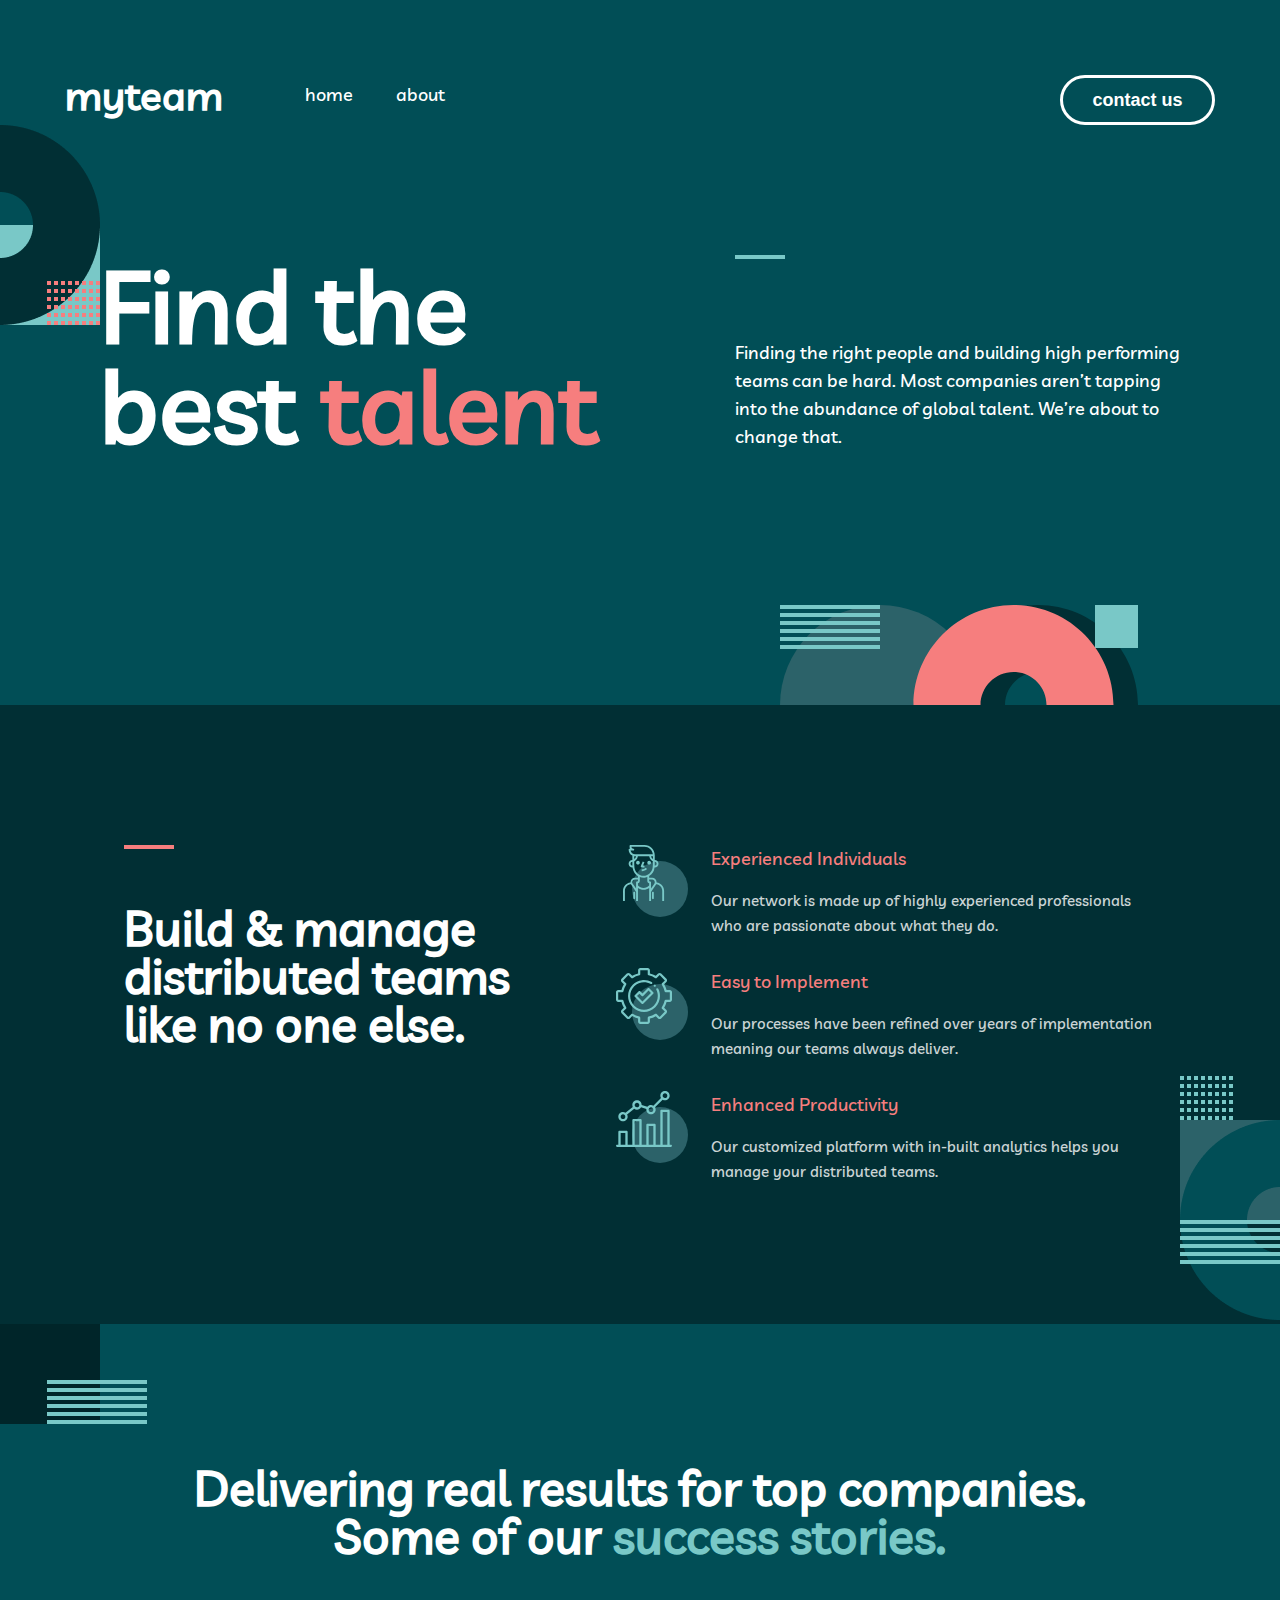
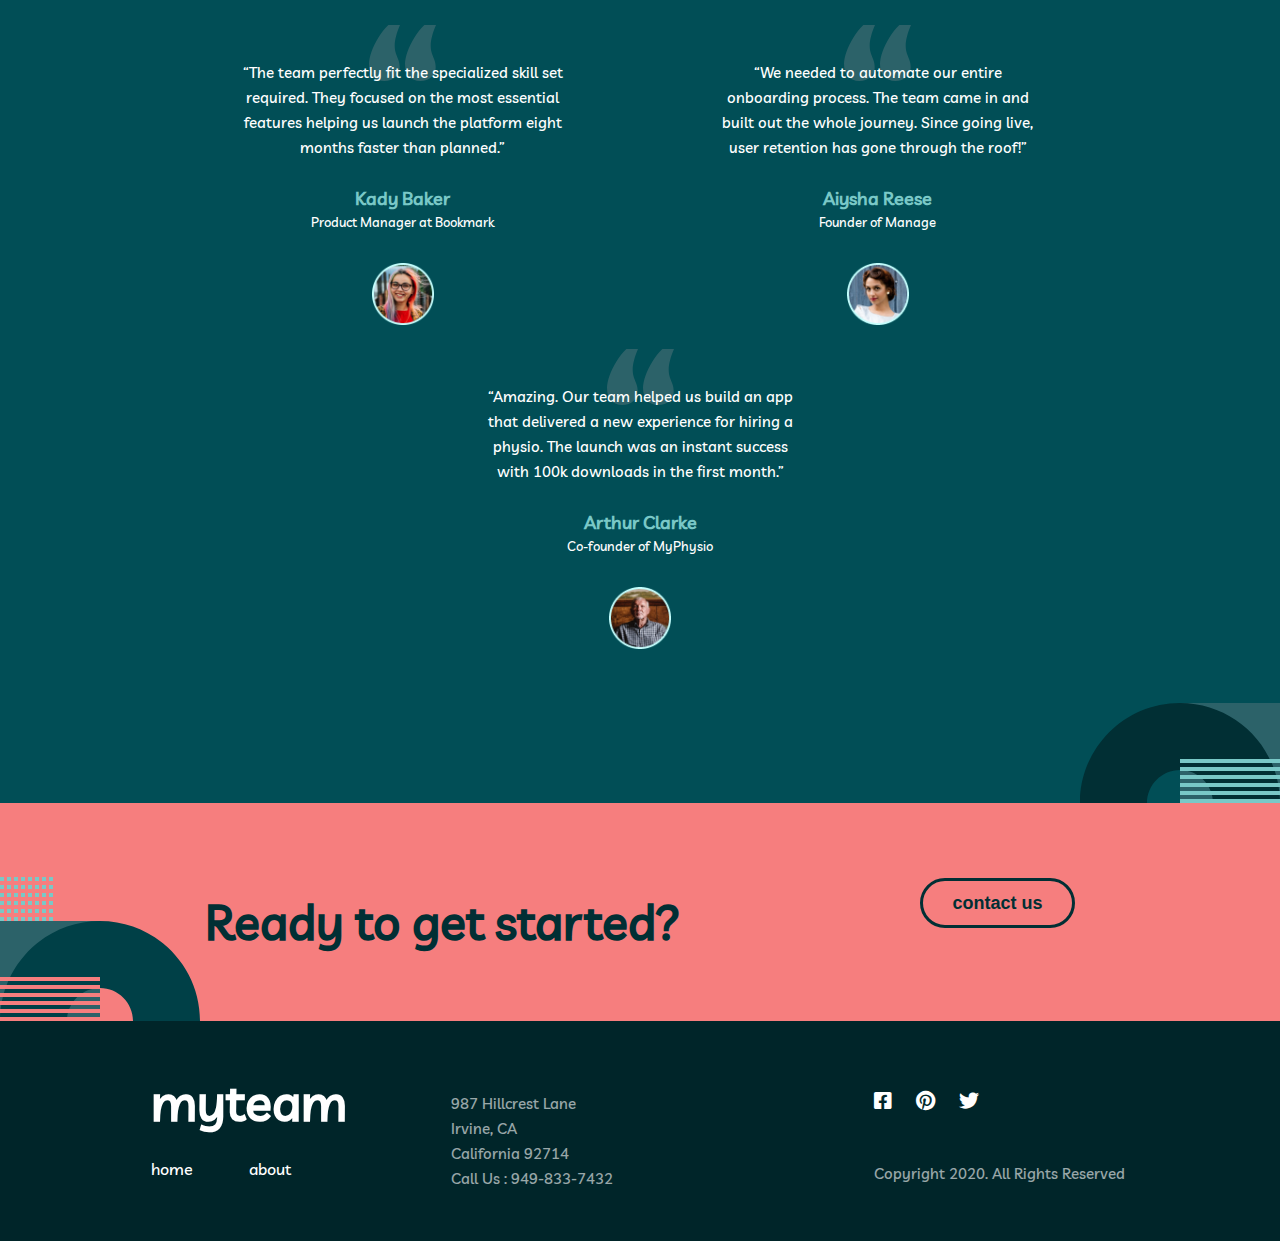
<file: index.html>
<!DOCTYPE html>
<html lang="en">
<head>
    <meta charset="UTF-8">
    <meta http-equiv="X-UA-Compatible" content="IE=edge">
    <meta name="viewport" content="width=device-width, initial-scale=1.0">
    <title>Document</title>
    <link rel="stylesheet" href="https://cdnjs.cloudflare.com/ajax/libs/font-awesome/6.0.0/css/all.min.css">
    <link rel="stylesheet" href="style.css">
    <link rel="stylesheet" href="responsive.css">

</head>
<body>
    <div class="site">
        <div class="header">
            <div class="header__team">
               <h1>myteam</h1>
               <div class="header__home">
                   <a href=""><p>home</p></a>
                   <a href="index2.html"><p>about</p></a>
               </div>
            </div>

            <a href="index3.html"><button>contact us</button></a>
        </div>

        <!-- section1 -->

        <div class="section1">
            <img src="photos/shape.png" alt="">

            <div class="section1__descr">
                <h1>Find the best <span>talent</span></h1>

                <div class="section1__info">
                    <div class="line"></div>
                    <p>Finding the right people and building high performing teams can be hard. Most companies aren’t tapping into the abundance of global talent. We’re about to change that.</p>

                </div>
            </div>

            <div class="section1__photo">
                <img src="photos/shape__2.svg" alt="">
            </div>

                
        </div>

        <!-- section2 -->

        <div class="section2">
            <div class="section2__build">
                <div class="section2__line"></div>
                <h1>Build & manage distributed teams like no one else.</h1>
            </div>

            <div class="section2__descr">
                <div class="section2__info">
                    <div class="section2__logo">
                        <img src="photos/group1.svg" alt="">
                    </div>
    
                    <div class="section2__exp">
                        <h5>Experienced Individuals</h5>
                        <p>Our network is made up of highly experienced professionals who are passionate about what they do.</p>
                    </div>
                </div>


                <div class="section2__info">
                    <div class="section2__logo">
                        <img src="photos/group2.svg" alt="">
                    </div>
    
                    <div class="section2__exp">
                        <h5>Easy to Implement</h5>
                        <p>Our processes have been refined over years of implementation meaning our teams always deliver.</p>
                    </div>
                </div>

                <div class="section2__info">
                    <div class="section2__logo">
                        <img src="photos/group3.svg" alt="">
                    </div>
    
                    <div class="section2__exp">
                        <h5>Enhanced Productivity</h5>
                        <p>Our customized platform with in-built analytics helps you manage your distributed teams.</p>
                    </div>
                </div>
            </div>

            <div class="section2__photo">
                <img src="photos/shape__3.png" alt="">
            </div>
        </div>

        <!-- section 3 -->

        <div class="section3">
            <h1>Delivering real results for top companies. Some of our <span>success stories.</span></h1>

            <div class="section3__cards">

                <!-- card 1 -->
                <div class="section3__card">
                    <img src="photos/photo1.svg" alt="">
                    <p> “The team perfectly fit the specialized skill set required. They focused on the most essential features helping us launch the platform eight months faster than planned.”</p>

                    <h3>Kady Baker</h3>
                    <h4>Product Manager at Bookmark</h4>

                    <div class="card__person">
                        <img src="photos/person1.png" alt="">
                    </div>
                </div>

                <!-- card 2 -->
                <div class="section3__card">
                    <img src="photos/photo1.svg" alt="">
                    <p> “We needed to automate our entire onboarding process. The team came in and built out the whole journey. Since going live, user retention has gone through the roof!”</p>

                    <h3>Aiysha Reese</h3>
                    <h4>Founder of Manage</h4>

                    <div class="card__person">
                        <img src="photos/person2.png" alt="">
                    </div>
                </div>

                <!-- card 3 -->
                <div class="section3__card">
                    <img src="photos/photo1.svg" alt="">
                    <p> “Amazing. Our team helped us build an app that delivered a new experience for hiring a physio. The launch was an instant success with 100k downloads in the first month.”</p>

                    <h3>Arthur Clarke</h3>
                    <h4>Co-founder of MyPhysio</h4>

                    <div class="card__person">
                        <img src="photos/person3.png" alt="">
                    </div>
                </div>
            </div>
        </div>

        <!-- section 4 -->

        <div class="section4">
            <h1>Ready to get started?</h1>
            <a href="index3.html"><button>contact us</button></a>
        </div>

        <!-- section 5 -->

        <div class="section5">
            <div class="section5__descr">
                <div class="section5__team">
                    <h1><a href="">myteam</a></h1>

                    <div class="home">
                        <a href="">home</a>
                        <a href="index2.html">about</a>
                    </div>
                </div>

                <div class="section5__info">
                    <p>987  Hillcrest Lane</p>
                    <p>Irvine, CA</p>
                    <p>California 92714</p>
                    <p>Call Us : 949-833-7432</p>
                </div>
            </div>

            <div class="section5__icons">
                <div class="icons">
                    <i class="fa-brands fa-facebook-square"></i>
                    <i class="fa-brands fa-pinterest"></i>
                    <i class="fa-brands fa-twitter"></i>

                </div>

                <p>Copyright 2020. All Rights Reserved</p>
            </div>
        </div>
            
    </div>
</body>
</html>
</file>
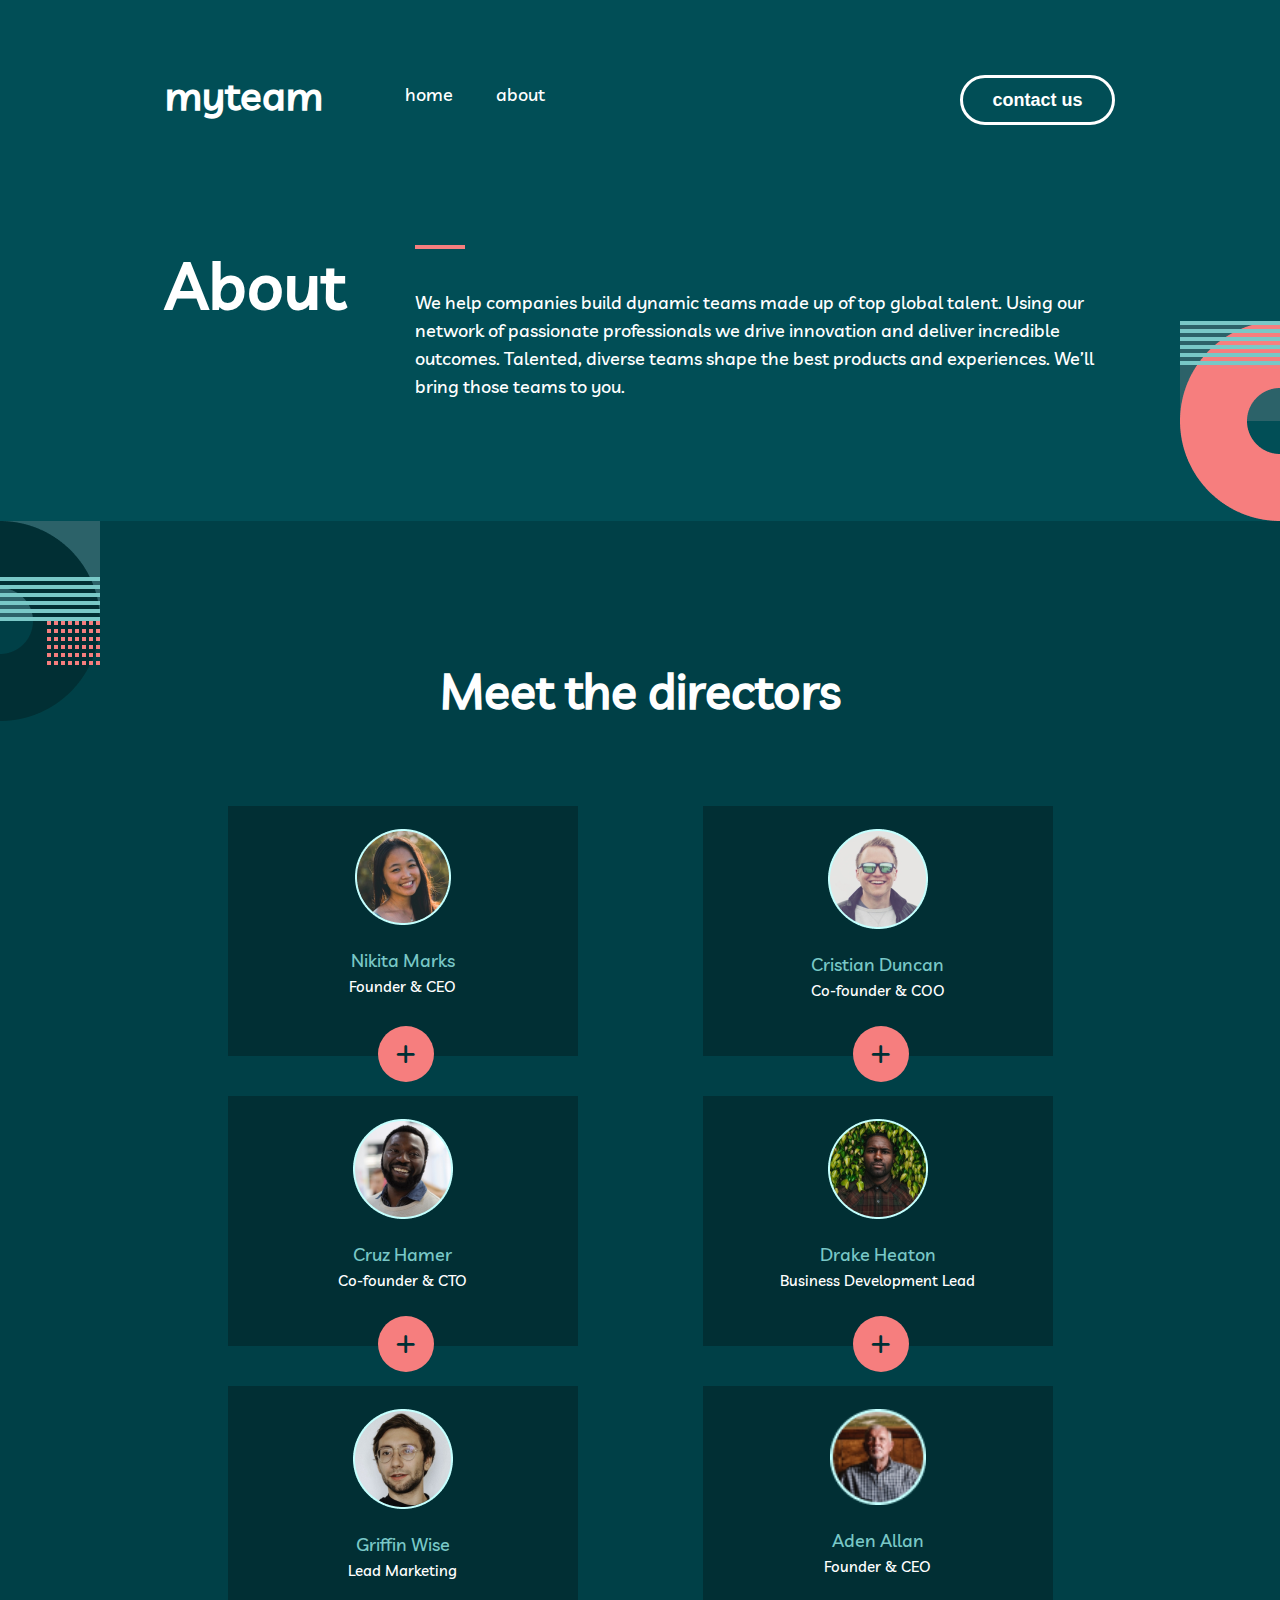
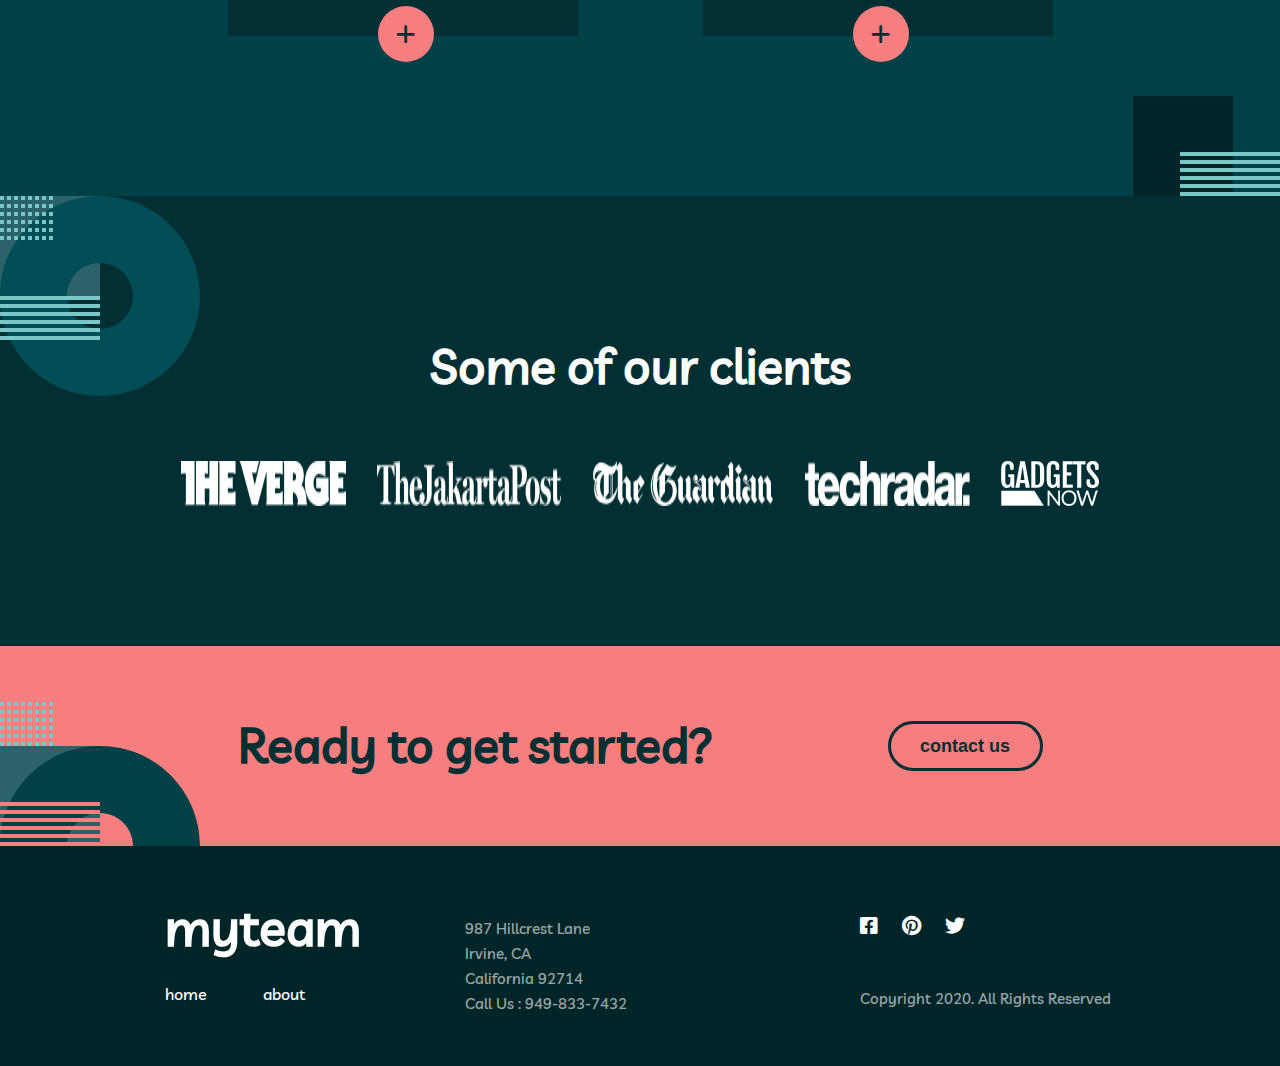
<file: index2.html>
<!DOCTYPE html>
<html lang="en">
<head>
    <meta charset="UTF-8">
    <meta http-equiv="X-UA-Compatible" content="IE=edge">
    <meta name="viewport" content="width=device-width, initial-scale=1.0">
    <title>Document</title>
    <link rel="stylesheet" href="https://cdnjs.cloudflare.com/ajax/libs/font-awesome/6.0.0/css/all.min.css">
    <link rel="stylesheet" href="style2.css">
</head>
<body>
    <div class="site">
        <div class="header">
            <div class="header__team">
               <h1>myteam</h1>
               <div class="header__home">
                   <a href="index.html"><p>home</p></a>
                   <a href=""><p>about</p></a>
               </div>
            </div>

            <a href="index3.html"><button>contact us</button></a>
        </div>

        <!-- section 1 -->
        <div class="section1">
            <h1>About</h1>

            <div class="section1__descr">
                <div class="line"></div>
                <p>We help companies build dynamic teams made up of top global talent. Using our network of passionate professionals we drive innovation and deliver incredible outcomes. Talented, diverse teams shape the best products and experiences. We’ll bring those teams to you.</p>
            </div>
        </div>

        <!-- section 2 -->

        <div class="section2">
            <h1>Meet the directors</h1>

            <div class="section2__cards">

                <!-- card 1 -->
                <div class="section2__card">
                    <a href=""><i class="fa-solid fa-plus"></i></a>
                    <div class="card__info">
                        <div class="card__info2">
                            <img src="photos/person4.png" alt="">
                            <h4>Nikita Marks</h4>
                            <p>Founder & CEO</p>

                            <h5>Nikita Marks</h5>
                            <p>“Empowered teams create truly amazing products. Set the north star and let them follow it.”</p>

                            <div class="card__icons">
                                <i class="fa-brands fa-twitter"></i>
                                <i class="fa-brands fa-linkedin"></i>
                            </div>
                        </div>
                    </div>
                </div>

                <!-- card 2 -->
                <div class="section2__card">
                    <a href=""><i class="fa-solid fa-plus"></i></a>
                    <div class="card__info">
                        <div class="card__info2">
                            <img src="photos/person5.png" alt="">
                            <h4>Cristian Duncan</h4>
                            <p>Co-founder & COO</p>

                            <h5>Cristian Duncan</h5>
                            <p>“Empowered teams create truly amazing products. Set the north star and let them follow it.”</p>

                            <div class="card__icons">
                                <i class="fa-brands fa-twitter"></i>
                                <i class="fa-brands fa-linkedin"></i>
                            </div>
                        </div>
                    </div>
                </div>

                <!-- card 3 -->
                <div class="section2__card">
                    <a href=""><i class="fa-solid fa-plus"></i></a>
                    <div class="card__info">
                        <div class="card__info2">
                            <img src="photos/person6.png" alt="">
                            <h4>Cruz Hamer</h4>
                            <p>Co-founder & CTO</p>

                            <h5>Cruz Hamer</h5>
                            <p>“Empowered teams create truly amazing products. Set the north star and let them follow it.”</p>

                            <div class="card__icons">
                                <i class="fa-brands fa-twitter"></i>
                                <i class="fa-brands fa-linkedin"></i>
                            </div>
                        </div>
                    </div>
                </div>

                <!-- card 4 -->
                <div class="section2__card">
                    <a href=""><i class="fa-solid fa-plus"></i></a>
                    <div class="card__info">
                        <div class="card__info2">
                            <img src="photos/person7.png" alt="">
                            <h4>Drake Heaton</h4>
                            <p>Business Development Lead</p>

                            <h5>Drake Heaton</h5>
                            <p>“Empowered teams create truly amazing products. Set the north star and let them follow it.”</p>

                            <div class="card__icons">
                                <i class="fa-brands fa-twitter"></i>
                                <i class="fa-brands fa-linkedin"></i>
                            </div>
                        </div>
                    </div>
                </div>

                <!-- card 5 -->
                <div class="section2__card">
                    <a href=""><i class="fa-solid fa-plus"></i></a>
                    <div class="card__info">
                        <div class="card__info2">
                            <img src="photos/person8.png" alt="">
                            <h4>Griffin Wise</h4>
                            <p>Lead Marketing</p>

                            <h5>Griffin Wise</h5>
                            <p>“Empowered teams create truly amazing products. Set the north star and let them follow it.”</p>

                            <div class="card__icons">
                                <i class="fa-brands fa-twitter"></i>
                                <i class="fa-brands fa-linkedin"></i>
                            </div>
                        </div>
                    </div>
                </div>

                <!-- card 6 -->
                <div class="section2__card">
                    <a href=""><i class="fa-solid fa-plus"></i></a>
                    <div class="card__info">
                        <div class="card__info2">
                            <img src="photos/person3.png" alt="">
                            <h4>Aden Allan</h4>
                            <p>Founder & CEO</p>

                            <h5>Aden Allan</h5>
                            <p>“Empowered teams create truly amazing products. Set the north star and let them follow it.”</p>

                            <div class="card__icons">
                                <i class="fa-brands fa-twitter"></i>
                                <i class="fa-brands fa-linkedin"></i>
                            </div>
                        </div>
                    </div>
                </div>
            </div>
        </div>

        <!-- section 4 -->

        <div class="section4">
            <h1>Some of our clients</h1>

            <div class="section4__brands">
                <img src="photos/clients-1.png" alt="">
                <img src="photos/clients-2.png" alt="">
                <img src="photos/clients-3.png" alt="">
                <img src="photos/clients-4.png" alt="">
                <img src="photos/clients-5.png" alt="">
            </div>
        </div>

        <!-- section 5 -->

        <div class="section5">
            <h1>Ready to get started?</h1>
           <a href="index3.html"><button>contact us</button></a>
        </div>

        <!-- section 6 -->

        <div class="section6">
            <div class="section6__descr">
                <div class="section6__team">
                    <h1><a href="">myteam</a></h1>

                    <div class="home">
                        <a href="index.html">home</a>
                        <a href="">about</a>
                    </div>
                </div>

                <div class="section6__info">
                    <p>987  Hillcrest Lane</p>
                    <p>Irvine, CA</p>
                    <p>California 92714</p>
                    <p>Call Us : 949-833-7432</p>
                </div>
            </div>

            <div class="section6__icons">
                <div class="icons">
                    <i class="fa-brands fa-facebook-square"></i>
                    <i class="fa-brands fa-pinterest"></i>
                    <i class="fa-brands fa-twitter"></i>

                </div>

                <p>Copyright 2020. All Rights Reserved</p>
            </div>
        </div>
    </div>
</body>
</html>
</file>
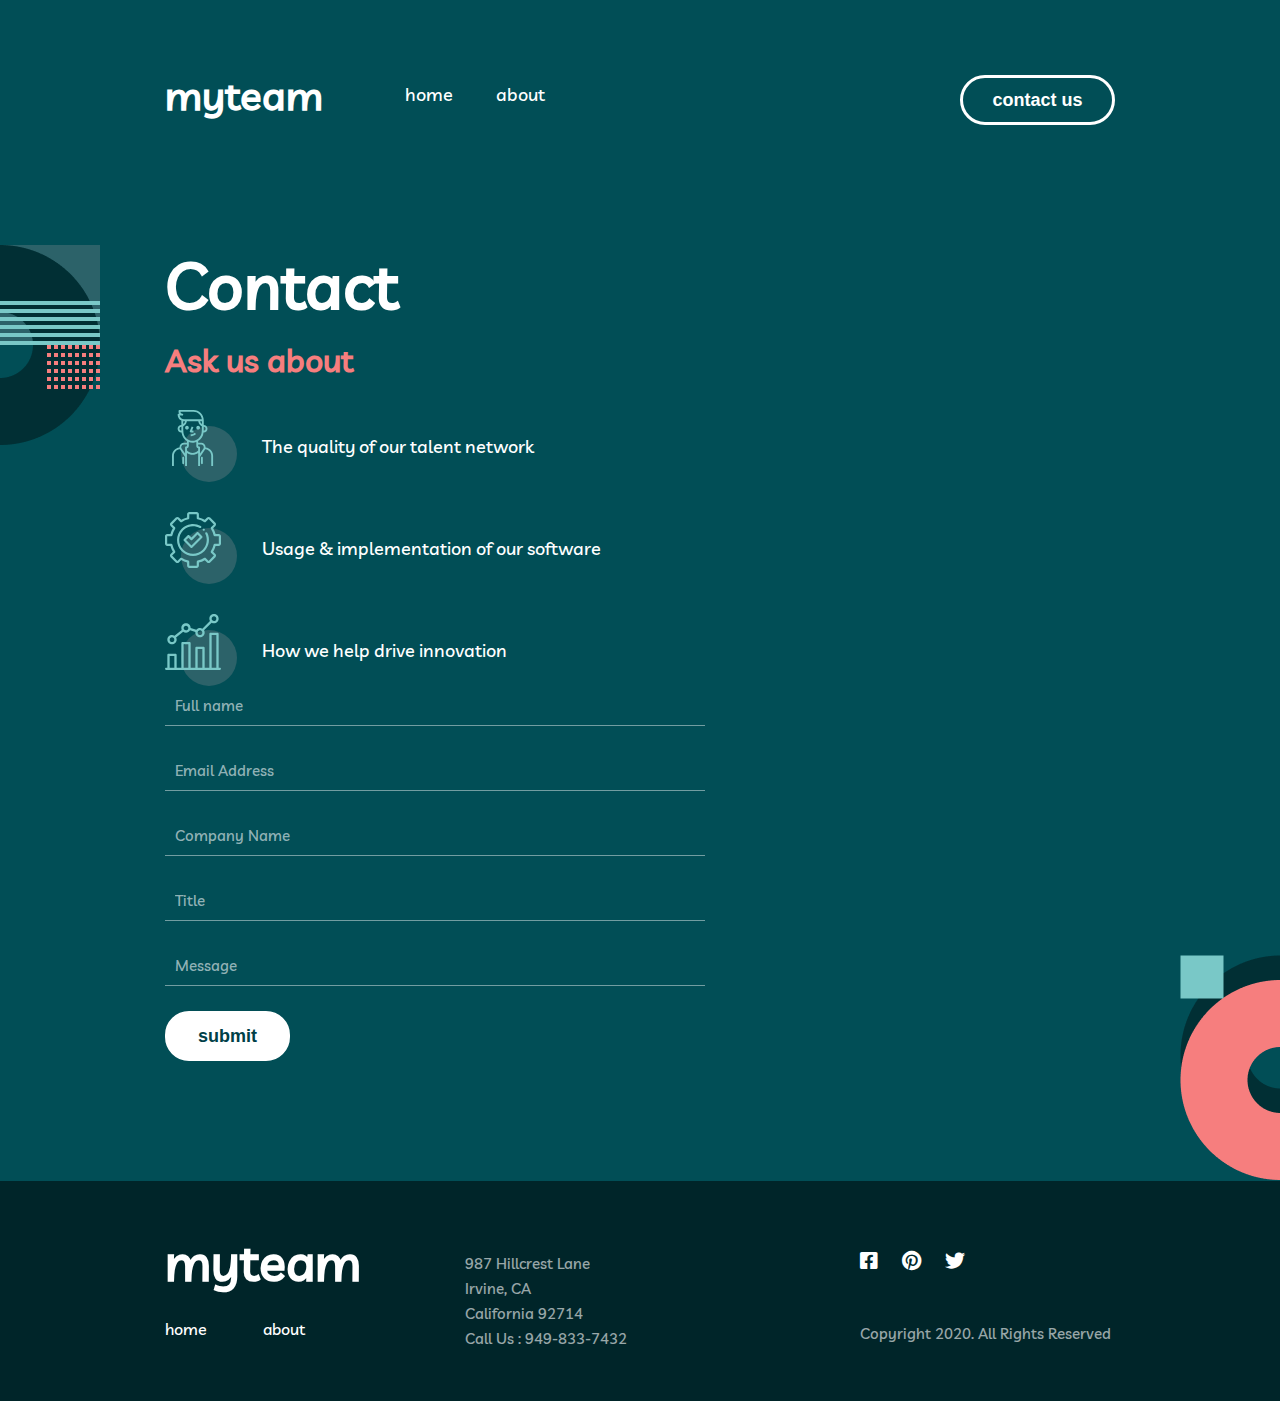
<file: index3.html>
<!DOCTYPE html>
<html lang="en">
<head>
    <meta charset="UTF-8">
    <meta http-equiv="X-UA-Compatible" content="IE=edge">
    <meta name="viewport" content="width=device-width, initial-scale=1.0">
    <title>Document</title>
    <link rel="stylesheet" href="https://cdnjs.cloudflare.com/ajax/libs/font-awesome/6.0.0/css/all.min.css">
    <link rel="stylesheet" href="style3.css">
</head>
<body>
    <div class="site">
        <div class="header">
            <div class="header__team">
               <h1>myteam</h1>
               <div class="header__home">
                   <a href="index.html"><p>home</p></a>
                   <a href="index2.html"><p>about</p></a>
               </div>
            </div>

            <a href="index3.html"><button>contact us</button></a>
        </div>

        <!-- section 1 -->

        <div class="section1">
            <div class="section1__contact">
                <h1>Contact</h1>
                <h3>Ask us about</h3>

                <div class="quality">
                    <img src="photos/group1.svg" alt="">
                    <p>The quality of our talent network</p>
                </div>
                <div class="quality">
                    <img src="photos/group2.svg" alt="">
                    <p>Usage & implementation of our software</p>
                </div>
                <div class="quality">
                    <img src="photos/group3.svg" alt="">
                    <p>How we help drive innovation</p>
                </div>
            </div>


            <div class="section1__inputs">
                <form action="">
                    <input type="text" placeholder="Full name">
                    <input type="text" placeholder="Email Address">
                    <input type="text" placeholder="Company Name">
                    <input type="text" placeholder="Title">
                    <input type="text" placeholder="Message">
                </form>

                <a href=""><button>submit</button></a>
            </div>
        </div>

        <!-- section 2 -->
        <div class="section2">
            <div class="section2__descr">
                <div class="section2__team">
                    <h1><a href="">myteam</a></h1>

                    <div class="home">
                        <a href="index.html">home</a>
                        <a href="">about</a>
                    </div>
                </div>

                <div class="section2__info">
                    <p>987  Hillcrest Lane</p>
                    <p>Irvine, CA</p>
                    <p>California 92714</p>
                    <p>Call Us : 949-833-7432</p>
                </div>
            </div>

            <div class="section2__icons">
                <div class="icons">
                    <i class="fa-brands fa-facebook-square"></i>
                    <i class="fa-brands fa-pinterest"></i>
                    <i class="fa-brands fa-twitter"></i>

                </div>

                <p>Copyright 2020. All Rights Reserved</p>
            </div>
        </div>
    </div>
</body>
</html>
</file>
<file: style.css>
*
{
    padding: 0;
    margin: 0;
}

@font-face {
    font-family: Livvic;
    src: url('fonts/Livvic-Medium.ttf');
}

.site
{
    max-width: 1440px;
    width: 100%;
    height: auto;
    margin: auto;
    font-family: Livvic;

}

.header
{
    padding: 0px 165px;
    box-sizing: border-box;
    height: auto;
    display: flex;
    justify-content: space-between;
    background-color: #014E56;
}

.header__team
{
    width: 380px;
    height: auto;
    display: flex;
    justify-content: space-between;
    margin-top: 75px;
}

.header__team h1
{
    width: 160px;
    height: 40px;
    line-height: 40px;
    color: #fff;
    font-size: 40px;
}

.header__home
{
    width: 140px;
    line-height: 40px;
    display: flex;
    justify-content: space-between;

}

.header__home a
{
    text-decoration: none;
    color: #fff;
    font-size: 18px;
}

.header__home a:hover
{
    color: #F67E7E;
}

.header button
{
    width: 155px;
    height: 50px;
    border-radius: 30px;
    margin-top: 75px;
    background-color: #014E56;
    border: 3px solid #fff;
    font-weight: 600;
    font-size: 18px;
    line-height: 45px;
    color: #FFFFFF;

}

.header button:hover
{
    color: #014E56;
    background-color:#fff;
}

.site .section1
{
    width: 100%;
    height: auto;
    position: relative;
    padding-bottom: 250px;
    box-sizing: border-box;
    background-color: #014E56;
    overflow: auto;
}

.section1 img
{
    position: absolute;
    top: 0px;
    left: 0px;
}

.section1__descr
{
    margin-top: 130px;
    height: auto;
    padding: 0px 165px 0px 165px;
    box-sizing: border-box;
    display: flex;
    justify-content: space-between;
}

.section1__descr h1
{
    width: 530px;
    height: auto;
    font-weight: bold;
    font-size: 100px;
    line-height: 100px;
    color: #FFFFFF;
}

.section1__descr h1 span
{
    color: #F67E7E;
}

.section1__info
{
    width: 445px;
    height: auto;
}

.section1__info .line
{
    width: 50px;
    height: 4px;
    background: #79C8C7;
}

.section1__info p
{
    margin-top: 80px;
    font-weight: 400;
    font-size: 18px;
    line-height: 28px;
    color: #FFFFFF;
}

.section1__photo
{
    position: absolute;
    bottom: 100px;
    right: 500px;
    
}

.section2
{
    width: 100%;
    height: auto;
    padding: 140px 165px;
    box-sizing: border-box;
    background: #012F34;
    display: flex;
    justify-content: space-between;
    position: relative;
}

.section2__build
{
    width: 445px;
    height: auto;
}

.section2__line
{
    width: 50px;
    height: 4px;
    background: #F67E7E;
}

.section2__build h1
{
    font-weight: bold;
    font-size: 48px;
    line-height: 48px;
    color: #FFFFFF;
    margin-top: 55px;
}

.section2__descr
{
    width: 540px;
}

.section2__info
{
    width: 540px;
    display: flex;
    justify-content: space-between;
}

.section2__logo img
{
    width: 72px;
}

.section2__exp
{
    width: 445px;
}

.section2__exp h5
{
    font-weight: 500;
    font-size: 18px;
    line-height: 28px;
    color: #F67E7E;
}

.section2__exp p
{
    font-weight: 400;
    font-size: 15px;
    line-height: 25px;   
    color: #FFFFFF;
    opacity: 0.8;
    margin-top: 15px;
}

.section2__info:nth-child(2)
{
    margin-top: 30px;
}

.section2__info:nth-child(3)
{
    margin-top: 30px;
}

.section2__photo
{
    position: absolute;
    bottom: 0px;
    right: 0px;
}

.section3
{
    width: 100%;
    height: auto;
    padding: 140px 165px;
    box-sizing: border-box;
    background-color: #014E56;
    background: url('photos/shape__4.svg'), url('photos/shape__5.svg');
    background-position: left top, right bottom;
    background-repeat: no-repeat;
    background-color: #014E56;
}

.section3 h1
{
    max-width: 932px;
    width: 100%;
    margin: auto;
    height: auto;
    font-weight: bold;
    font-size: 48px;
    line-height: 48px;   
    text-align: center;   
    color: #FFFFFF;

}

.section3 h1 span
{
    color: #79C8C7;
}

.section3__cards
{

    width: 100%;
    height: auto;
    display: flex;
    flex-wrap: wrap;
    justify-content: space-around;
    margin-top: 55px;
}


.section3__card
{
    width: 350px;
    height: auto;
    padding: 10px 10px;
    box-sizing: border-box;
    text-align: center;
}

.section3__card p
{
    margin-top: -25px;
    width: 100%;
    font-weight: 400;
    font-size: 15px;
    line-height: 25px;
    color: #FFFFFF;
}

.section3__card h3
{
    margin-top: 25px;
    font-weight: 600;
    font-size: 18px;
    line-height: 28px;
    color: #79C8C7;
}

.section3__card h4
{
    font-weight: 400;
    font-size: 13px;
    line-height: 18px;
    color: #FFFFFF;
}

.card__person img
{
    margin-top: 32px;
    width: 62px;
}

.section4
{
    width: 100%;
    height: auto;
    padding: 75px 165px;
    box-sizing: border-box;
    background: url('photos/shape__6.svg');
    background-position: left bottom;
    background-repeat: no-repeat;
    background-color: #F67E7E;
    display: flex;
    flex-wrap: wrap;
    justify-content: space-around;

}

.section4 h1
{
    width: 505px;
    font-weight: bold;
    font-size: 48px;
    line-height: 48px;
    color: #012F34;
}

.section4 button
{
    width: 155px;
    height: 50px;
    border-radius: 30px;
    background-color: #F67E7E;
    border: 3px solid #012F34;
    font-weight: 600;
    font-size: 18px;
    line-height: 45px;
    color: #012F34;
}

.section4 button:hover
{
    background-color: #012F34;
    color: #fff;
}

.section5
{
    width: 100%;
    height: auto;
    padding: 50px 165px;
    box-sizing: border-box;
    background: #002529;
    display: flex;
    flex-wrap: wrap;
    justify-content: space-between;
}

.section5 a
{
    text-decoration: none;
    color: #fff;
}

.section5 a:hover
{
    color: #F67E7E;
}

.section5 h1
{
    width: 160px;
    color: #fff;
    font-size: 50px;
}

.section5 .home
{
    width: 140px;
    display: flex;
    flex-wrap: wrap;
    justify-content: space-between;
    margin-top: 25px;
}

.section5__info
{
    width: 200px;
    margin-top: 20px;
}

.section5__info p
{
    font-weight: 400;
    font-size: 15px;
    line-height: 25px;
    color: #FFFFFF;
    opacity: 0.6;
}

.section5__descr
{
    width: 500px;
    display: flex;
    flex-wrap: wrap;
    justify-content: space-between;
}

.section5__icons
{
    width: 255px;
}

.section5__icons .icons
{
    width: 105px;
    display: flex;
    flex-wrap: wrap;
    justify-content: space-between;
    margin-top: 20px;
}

.section5__icons .icons i
{
    font-size: 20px;
    cursor: pointer;
}

.section5__icons .icons i:nth-child(1)
{
    color: #fff;
}
.section5__icons .icons i:nth-child(2)
{
    color: #fff;
}
.section5__icons .icons i:nth-child(3)
{
    color: #fff;
}
.section5__icons .icons i:nth-child(3):hover
{
    color: #F67E7E;
}
.section5__icons .icons i:nth-child(2):hover
{
    color: #F67E7E;
}
.section5__icons .icons i:nth-child(1):hover
{
    color: #F67E7E;
}

.section5__icons p
{
    margin-top: 50px;
    font-size: 15px;
    line-height: 25px; 
    color: #FFFFFF;
    opacity: 0.6;
}
</file>
<file: responsive.css>
@media screen and (max-width:1365.98px)
{
    .header
    {
        padding: 0px 65px;
        box-sizing: border-box;
        height: auto;
        display: flex;
        justify-content: space-between;
        background-color: #014E56;
    }

    .section1__descr
    {
        margin-top: 130px;
        height: auto;
        padding: 0px 100px 0px 100px;
        box-sizing: border-box;
        display: flex;
        justify-content: space-between;
    }

    .section2
    {
        width: 100%;
        height: auto;
        padding: 140px 100px;
        box-sizing: border-box;
        background: #012F34;
        display: flex;
        flex-wrap: wrap;
        justify-content: space-around;
        position: relative;
    }

    .section2__build
    {
        width: 445px;
        height: auto;
        margin: 0px 0px 50px 0px;
    }

    .section4
    {
        width: 100%;
        height: auto;
        padding: 75px 100px;
        box-sizing: border-box;
        background: url('photos/shape__6.svg');
        background-position: left bottom;
        background-repeat: no-repeat;
        background-color: #F67E7E;
        display: flex;
        flex-wrap: wrap;
        justify-content: space-around;
    
    }

    .section4 h1
    {
        width: 505px;
        font-weight: bold;
        font-size: 48px;
        line-height: 48px;
        color: #012F34;
        padding-top: 20px;
        box-sizing: border-box;
    }

    .section5
    {
        width: 100%;
        height: auto;
        padding: 50px 40px;
        box-sizing: border-box;
        background: #002529;
        display: flex;
        flex-wrap: wrap;
        justify-content: space-around;
    }

}

@media screen and (max-width:767.98px)
{
    .header
    {
        padding: 0px 40px;
        box-sizing: border-box;
        height: auto;
        display: flex;
        justify-content: space-between;
        background-color: #014E56;
    }

    .section1 img
    {
        display: none;
    }

    .section1__descr
    {
        margin-top: 130px;
        height: auto;
        padding: 0px 40px 0px 40px;
        box-sizing: border-box;
        display: flex;
        flex-direction: column;
        justify-content: space-between;
        text-align: center;
    }

    .section1__descr h1
    {
        width: 400px;
        height: auto;
        font-weight: bold;
        font-size: 70px;
        line-height: 70px;
        margin: auto;
        color: #FFFFFF;
        display: block;
    }

    .section1__info
    {
        width: 450px;
        height: auto;
        display: block;
        margin: auto;
    }
    
    .section1__info .line
    {
        display: none;
    }
    
    .section1__info p
    {
        margin-top: 30px;
        font-weight: 400;
        font-size: 16px;
        line-height: 28px;
        color: #FFFFFF;
    }
    
    .section1__photo img
    {
        position: absolute;
        display: block;
        bottom: 100px;
        right: 0px;
        
    }

    .section2
    {
        width: 100%;
        height: auto;
        padding: 140px 95px;
        box-sizing: border-box;
        background: #012F34;
        display: flex;
        justify-content: space-between;
        position: relative;
    }

    .section2__build h1
    {
        width: 400px;
        font-weight: bold;
        font-size: 36px;
        line-height: 48px;
        color: #FFFFFF;
        margin-top: 55px;
    }

    .section2__photo
    {
        position: absolute;
        top: 0px;
        right: 0px;
    }


    .section3
    {
        width: 100%;
        height: auto;
        padding: 140px 95px;
        box-sizing: border-box;
        background-color: #014E56;
        background: url('photos/shape__4.svg'), url('photos/shape__5.svg');
        background-position: left top, right bottom;
        background-repeat: no-repeat;
        background-color: #014E56;
    }

    .section4
    {
        width: 100%;
        height: auto;
        padding: 100px 95px;
        box-sizing: border-box;
        background: url('photos/shape__6.svg');
        background-position: left bottom;
        background-repeat: no-repeat;
        background-color: #F67E7E;
        display: flex;
        flex-wrap: wrap;
        justify-content: space-around;
    
    }
    

    .section4 h1
    {
        width: auto;
        font-weight: bold;
        font-size: 32px;
        line-height: 48px;
        color: #012F34;
        
    }

    .section4 button
    {
        width: 155px;
        height: 50px;
        border-radius: 30px;
        background-color: #F67E7E;
        border: 3px solid #012F34;
        font-weight: 600;
        font-size: 18px;
        line-height: 45px;
        color: #012F34;
        margin-top: 15px;
    }


    .section5
    {
        width: 100%;
        height: auto;
        padding: 50px 40px;
        box-sizing: border-box;
        background: #002529;
        display: flex;
        flex-direction: column;
        flex-wrap: wrap;
        justify-content: space-around;
    }

    .section5__icons
    {
        width: 255px;
        display: block;
    }
}
</file>
<file: style2.css>
*
{
    padding: 0;
    margin: 0;
}

@font-face {
    font-family: Livvic;
    src: url('fonts/Livvic-Medium.ttf');
}

.site
{
    max-width: 1440px;
    width: 100%;
    height: auto;
    margin: auto;
    font-family: Livvic;

}

.header
{
    padding: 0px 165px;
    box-sizing: border-box;
    height: auto;
    display: flex;
    justify-content: space-between;
    background-color: #014E56;
}

.header__team
{
    width: 380px;
    height: auto;
    display: flex;
    justify-content: space-between;
    margin-top: 75px;
}

.header__team h1
{
    width: 160px;
    height: 40px;
    line-height: 40px;
    color: #fff;
    font-size: 40px;
}

.header__home
{
    width: 140px;
    line-height: 40px;
    display: flex;
    justify-content: space-between;

}

.header__home a
{
    text-decoration: none;
    color: #fff;
    font-size: 18px;
}

.header__home a:hover
{
    color: #F67E7E;
}

.header button
{
    width: 155px;
    height: 50px;
    border-radius: 30px;
    margin-top: 75px;
    background-color: #014E56;
    border: 3px solid #fff;
    font-weight: 600;
    font-size: 18px;
    line-height: 45px;
    color: #FFFFFF;

}

.header button:hover
{
    color: #014E56;
    background-color:#fff;
}

.site .section1
{
    width: 100%;
    height: auto;
    position: relative;
    padding: 0px 165px 120px 165px;
    box-sizing: border-box;
    overflow: auto;
    background: url('photos/shape__7.png');
    background-position: bottom right;
    background-repeat: no-repeat;
    background-color: #014E56;
    display: flex;
    flex-wrap: wrap;
    justify-content: space-between;
}

.section1 h1
{
    margin-top: 120px;
    font-weight: bold;
    font-size: 64px;
    color: #FFFFFF;
}

.section1__descr
{
    margin-top: 120px;
    max-width: 700px;
    width: 100%;
    height: auto;
}

.section1__descr .line
{
    width: 50px;
    height: 4px;
    background-color: #F67E7E;
}

.section1__descr p
{
    font-size: 18px;
    line-height: 28px;
    color: #FFFFFF;
    margin-top: 40px;
}

.section2
{
    width: 100%;
    height: auto;
    padding: 140px 165px;
    box-sizing: border-box;
    background: url('photos/shape__8.png'), url('photos/shape__9.png');
    background-position: top left, bottom right;
    background-repeat: no-repeat;
    background-color: #004047;
    text-align: center;
}

.section2 h1
{
    font-weight: bold;
    font-size: 48px;
    color: #FFFFFF;
}

.section2__cards
{
    width: 100%;
    display: flex;
    flex-wrap: wrap;
    justify-content: space-around;
    margin-top: 65px;
}

.section2__card 
{
    width: 350px;
    height: 250px;
    box-sizing: border-box;
    text-align: center;
    background-color: #012F34;
    position: relative;
    margin: 20px 0px;
}

.section2__card a
{
    width: 56px;
    height: 56px;
    background-color: #F67E7E;
    text-align: center;
    border-radius: 50%;
    position: absolute;
    top: 220px;
    left: 150px;
    z-index: 10;
}

.section2__card a i
{
    margin: 17px auto;
    color: #012F34;
    font-size: 22px;
    font-weight: 600;
}

.section2__card a:hover
{
    transform: rotate(40deg);
    transition-duration: 0.3s;
    background-color: #79C8C7;
    color: #012F34;
}

.section2 .card__info
{
    width: 350px;
    height: 250px;
    overflow: hidden;
}

.card__info h4
{
    margin-top: 20px;
    font-weight: 400;
    font-size: 18px;
    color: #79C8C7;
}

.card__info p
{
    margin-top: 5px;
    font-weight: 400;
    font-size: 15px;
    color: #FFFFFF;
}

.card__info h5
{
    margin-top: 70px;
    font-weight: 400;
    font-size: 18px;
    color: #79C8C7;
}

.card__icons
{
    width: 60px;
    margin: 25px auto;
    display: flex;
    justify-content: space-between;
}

.card__icons i
{
    font-size: 22px;
    color: #fff;
}

.card__icons i:hover
{
    color: #F67E7E;
}



.card__info2
{
    transition: all 1s ease;
    padding: 23px 25px 0px 25px;
}

.card__info2:hover
{
    transform: translateY(-200px);
}

.section2__card:nth-child(6) .card__info2 img
{
    width: 96px;
}

.section4
{
    width: 100%;
    height: auto;
    padding: 140px 165px;
    box-sizing: border-box;
    background: url('photos/shape__10.svg');
    background-position: top left;
    background-repeat: no-repeat;
    background-color: #012F34;
    text-align: center;
}

.section4 h1
{
    font-weight: bold;
    font-size: 48px;
    color: #FFFFFF;
}

.section4__brands
{
    width: 100%;
    height: auto;
    margin-top: 65px;
    display: flex;
    flex-wrap: wrap;
    justify-content: space-around;
}



.section5
{
    width: 100%;
    height: auto;
    padding: 75px 165px;
    box-sizing: border-box;
    background: url('photos/shape__6.svg');
    background-position: left bottom;
    background-repeat: no-repeat;
    background-color: #F67E7E;
    display: flex;
    flex-wrap: wrap;
    justify-content: space-around;

}

.section5 h1
{
    width: 505px;
    font-weight: bold;
    font-size: 48px;
    line-height: 48px;
    color: #012F34;
}

.section5 button
{
    width: 155px;
    height: 50px;
    border-radius: 30px;
    background-color: #F67E7E;
    border: 3px solid #012F34;
    font-weight: 600;
    font-size: 18px;
    line-height: 45px;
    color: #012F34;
}

.section5 button:hover
{
    background-color: #012F34;
    color: #fff;
}

/* section 6 */

.section6
{
    width: 100%;
    height: auto;
    padding: 50px 165px;
    box-sizing: border-box;
    background: #002529;
    display: flex;
    flex-wrap: wrap;
    justify-content: space-between;
}

.section6 a
{
    text-decoration: none;
    color: #fff;
}

.section6 a:hover
{
    color: #F67E7E;
}

.section6 h1
{
    width: 160px;
    color: #fff;
    font-size: 50px;
}

.section6 .home
{
    width: 140px;
    display: flex;
    flex-wrap: wrap;
    justify-content: space-between;
    margin-top: 25px;
}

.section6__info
{
    width: 200px;
    margin-top: 20px;
}

.section6__info p
{
    font-weight: 400;
    font-size: 15px;
    line-height: 25px;
    color: #FFFFFF;
    opacity: 0.6;
}

.section6__descr
{
    width: 500px;
    display: flex;
    flex-wrap: wrap;
    justify-content: space-between;
}

.section6__icons
{
    width: 255px;
}

.section6__icons .icons
{
    width: 105px;
    display: flex;
    flex-wrap: wrap;
    justify-content: space-between;
    margin-top: 20px;
}

.section6__icons .icons i
{
    font-size: 20px;
    cursor: pointer;
    color: #fff;
}

.section6__icons .icons i:hover
{
    color: #F67E7E;
}

.section6__icons p
{
    margin-top: 50px;
    font-size: 15px;
    line-height: 25px; 
    color: #FFFFFF;
    opacity: 0.6;
}
</file>
<file: style3.css>
*
{
    padding: 0;
    margin: 0;
}

@font-face {
    font-family: Livvic;
    src: url('fonts/Livvic-Medium.ttf');
}

.site
{
    max-width: 1440px;
    width: 100%;
    height: auto;
    margin: auto;
    font-family: Livvic;

}

.header
{
    padding: 0px 165px 120px 165px;
    box-sizing: border-box;
    height: auto;
    display: flex;
    justify-content: space-between;
    background-color: #014E56;
}

.header__team
{
    width: 380px;
    height: auto;
    display: flex;
    justify-content: space-between;
    margin-top: 75px;
}

.header__team h1
{
    width: 160px;
    height: 40px;
    line-height: 40px;
    color: #fff;
    font-size: 40px;
}

.header__home
{
    width: 140px;
    line-height: 40px;
    display: flex;
    justify-content: space-between;

}

.header__home a
{
    text-decoration: none;
    color: #fff;
    font-size: 18px;
}

.header__home a:hover
{
    color: #F67E7E;
}

.header button
{
    width: 155px;
    height: 50px;
    border-radius: 30px;
    margin-top: 75px;
    background-color: #014E56;
    border: 3px solid #fff;
    font-weight: 600;
    font-size: 18px;
    line-height: 45px;
    color: #FFFFFF;

}

.header button:hover
{
    color: #014E56;
    background-color:#fff;
}

.site .section1
{
    width: 100%;
    height: auto;
    padding: 0px 165px 120px 165px;
    box-sizing: border-box;
    background: url('photos/shape__11.png'), url('photos/shape__12.png');
    background-position: top left, bottom right;
    background-repeat: no-repeat;
    background-color: #014E56;
    display: flex;
    flex-wrap: wrap;
    justify-content: space-between;
}

.section1__contact
{
    width: auto;
    height: auto;
}

.section1__contact h1
{
    font-weight: bold;
    font-size: 64px;
    color: #FFFFFF;
}

.section1__contact h3
{
    margin-top: 15px;
    font-weight: bold;
    font-size: 32px;
    color: #F67E7E;
}

.section1__contact .quality
{
    margin-top: 30px;
    display: flex;
    flex-wrap: wrap;
}

.quality p
{
    font-size: 18px;
    color: #FFFFFF;
    margin-top: 25px;
    margin-left: 25px;
}

.section1__inputs
{
    width: 540px;
    height: auto;
}

.section1__inputs input
{
    width: 100%;
    height: 40px;
    background-color: transparent;
    border: none;
    margin-top: 25px;
    color: #fff;
    border-bottom: 1px solid rgba(255, 255, 255, 0.446);
    padding-left: 10px;
    box-sizing: border-box;
    font-family: Livvic;
}

.section1__inputs input::placeholder
{
    color: rgba(255, 255, 255, 0.59);
    border: none;
    font-size: 15px;
}


.section1__inputs input:hover
{
    border-bottom: 1px solid #79C8C7;
}

.section1__inputs input:nth-child(1)
{
    margin-top: 0px;
}

.section1__inputs a button
{
    width: 125px;
    height: 50px;
    background: #FFFFFF;
    border: 2px solid #FFFFFF;
    border-radius: 24px;
    font-weight: 600;
    font-size: 18px;
    line-height: 45px;
    color: #004047;
    margin-top: 25px;
}

.section1__inputs a button:hover
{
    background: #79C8C7;
    border: 2px solid #79C8C7;
}

.section2
{
    width: 100%;
    height: auto;
    padding: 50px 165px;
    box-sizing: border-box;
    background: #002529;
    display: flex;
    flex-wrap: wrap;
    justify-content: space-between;
}

.section2 a
{
    text-decoration: none;
    color: #fff;
}

.section2 a:hover
{
    color: #F67E7E;
}

.section2 h1
{
    width: 160px;
    color: #fff;
    font-size: 50px;
}

.section2 .home
{
    width: 140px;
    display: flex;
    flex-wrap: wrap;
    justify-content: space-between;
    margin-top: 25px;
}

.section2__info
{
    width: 200px;
    margin-top: 20px;
}

.section2__info p
{
    font-weight: 400;
    font-size: 15px;
    line-height: 25px;
    color: #FFFFFF;
    opacity: 0.6;
}

.section2__descr
{
    width: 500px;
    display: flex;
    flex-wrap: wrap;
    justify-content: space-between;
}

.section2__icons
{
    width: 255px;
}

.section2__icons .icons
{
    width: 105px;
    display: flex;
    flex-wrap: wrap;
    justify-content: space-between;
    margin-top: 20px;
}

.section2__icons .icons i
{
    font-size: 20px;
    cursor: pointer;
    color: #fff;
}

.section2__icons .icons i:hover
{
    color: #F67E7E;
}

.section2__icons p
{
    margin-top: 50px;
    font-size: 15px;
    line-height: 25px; 
    color: #FFFFFF;
    opacity: 0.6;
}
</file>
